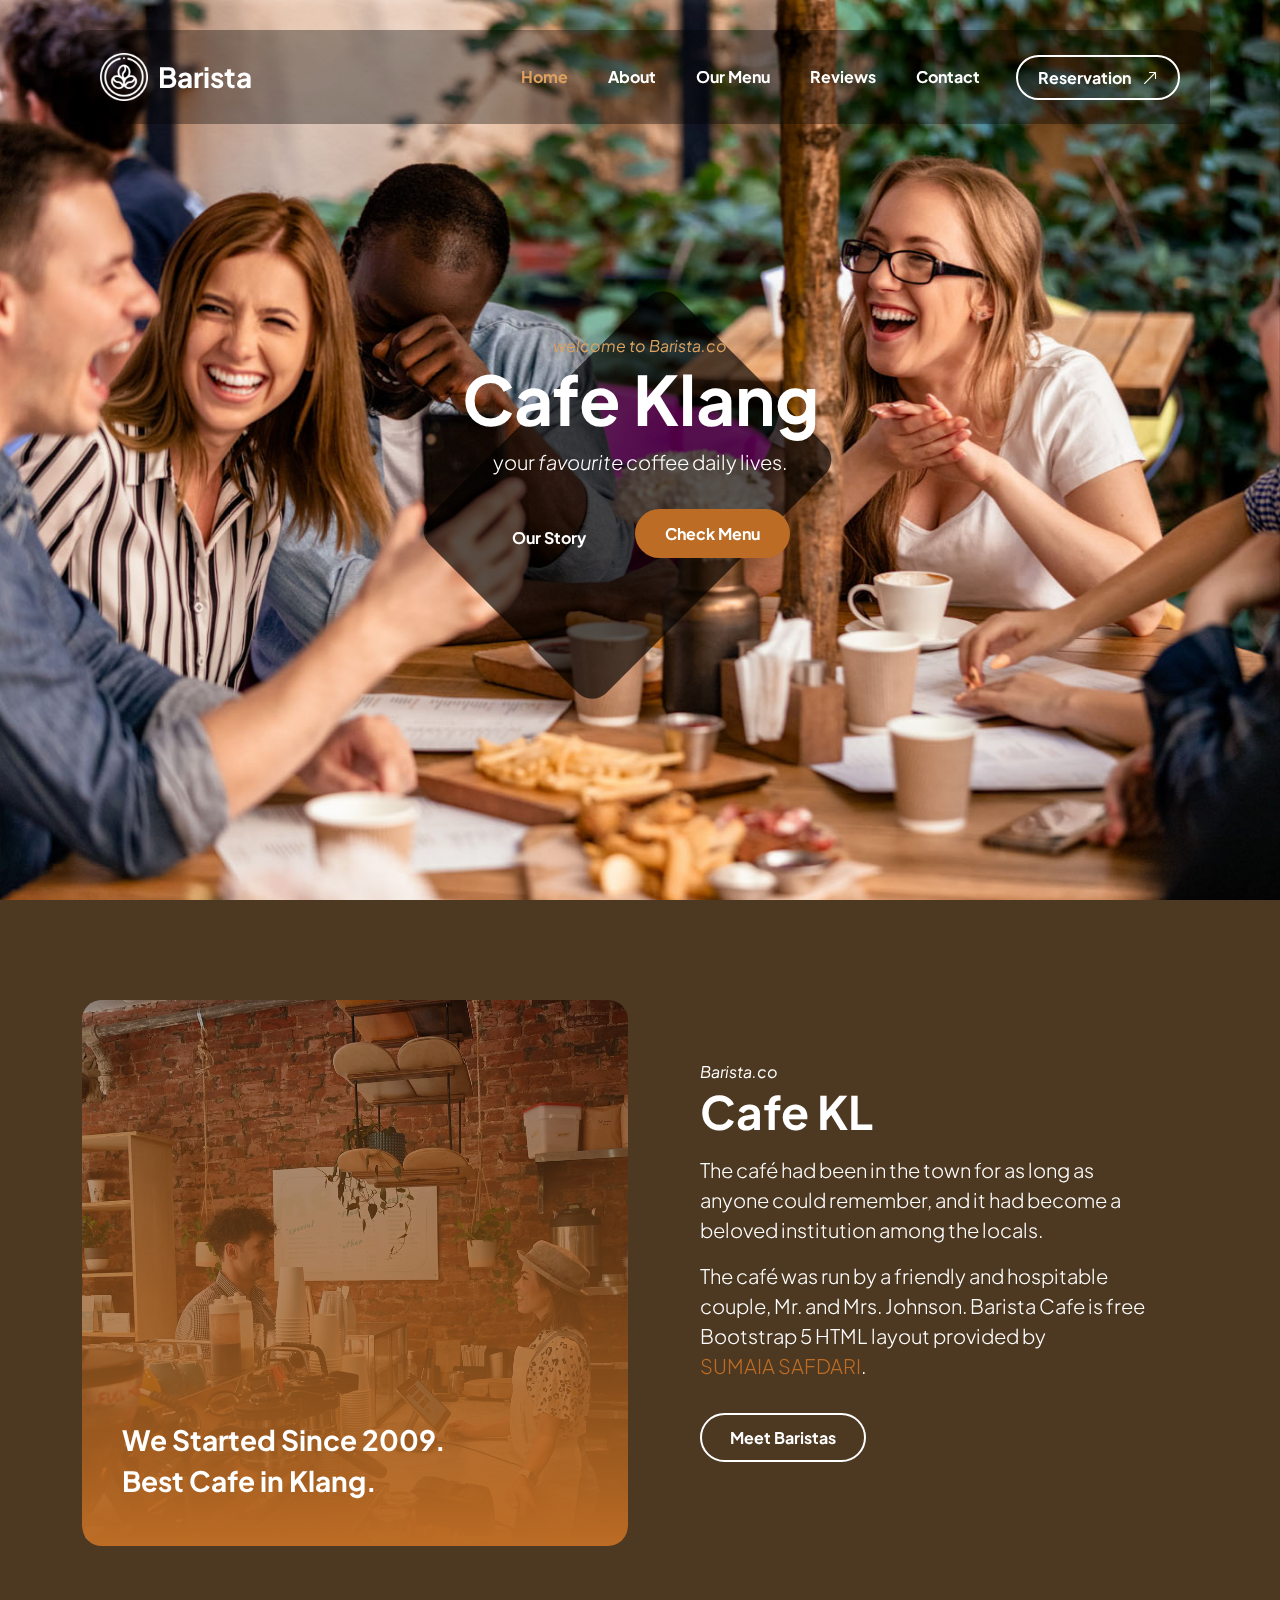
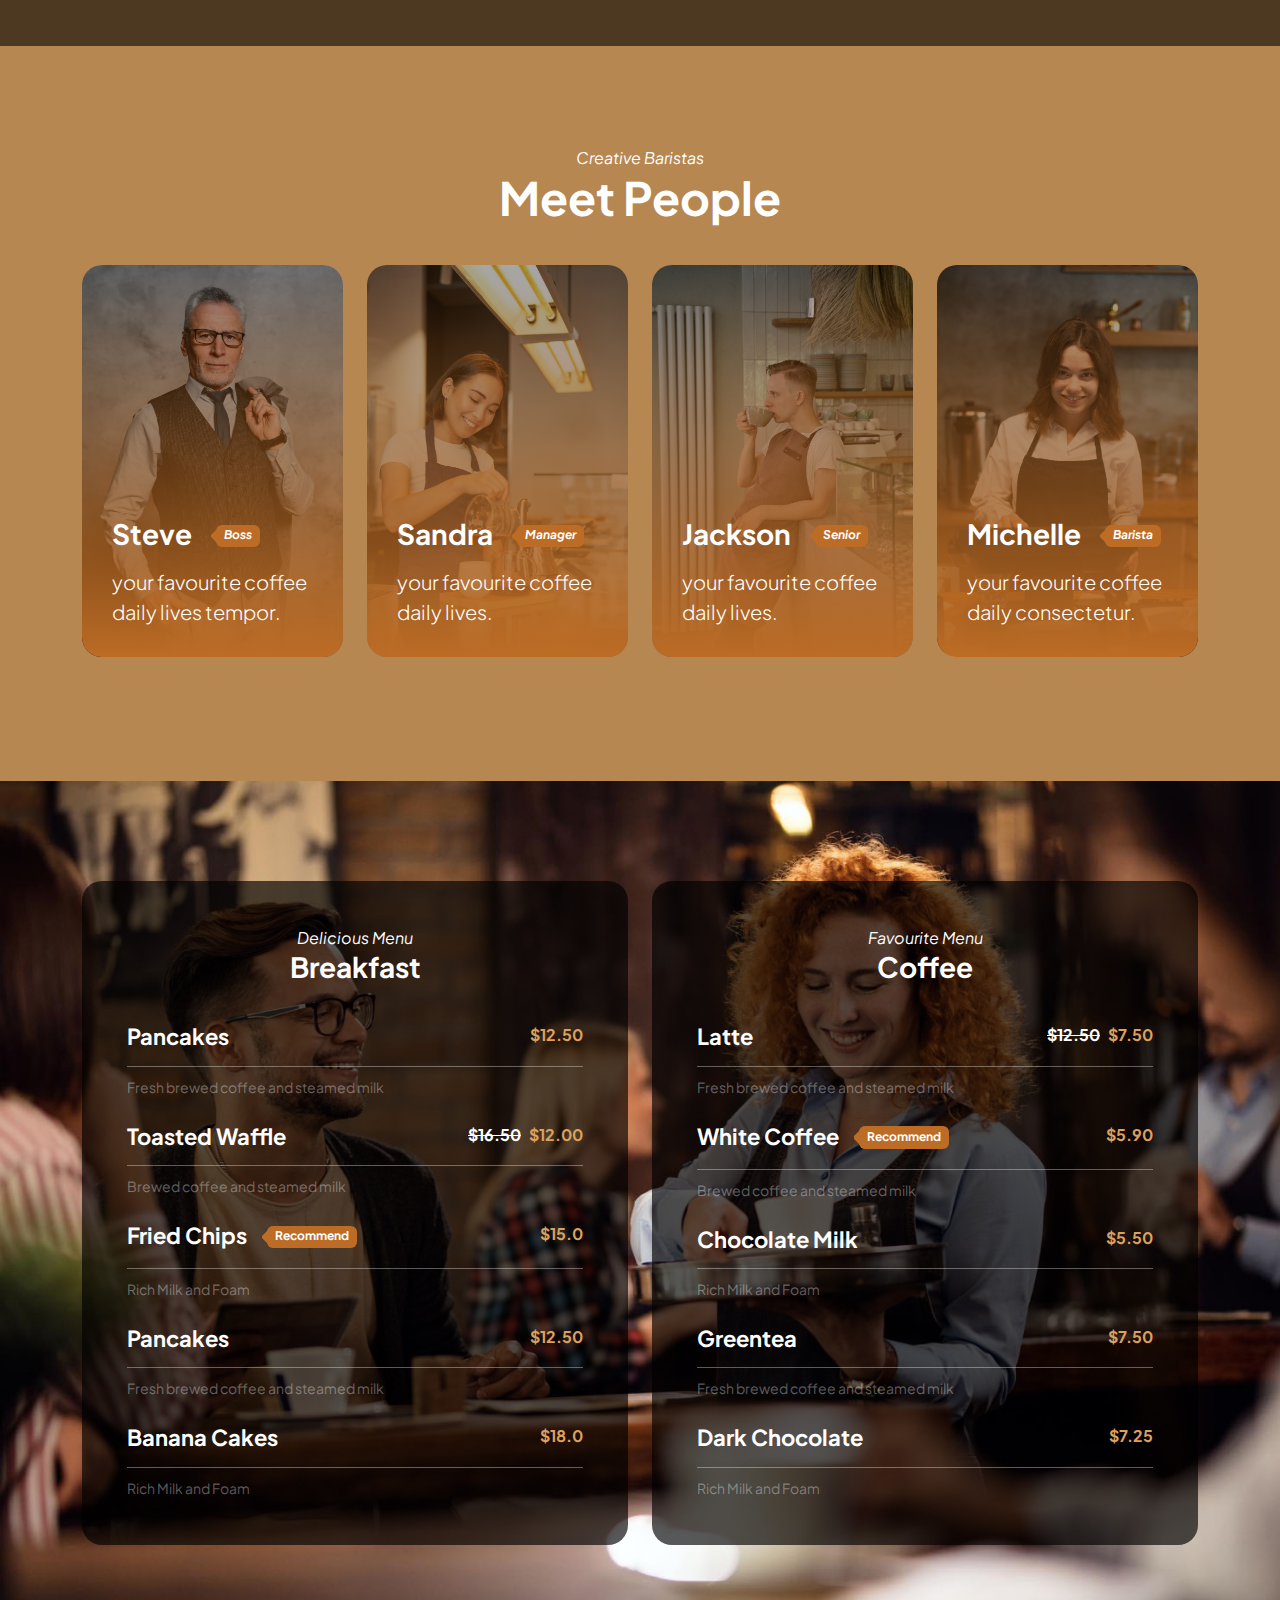
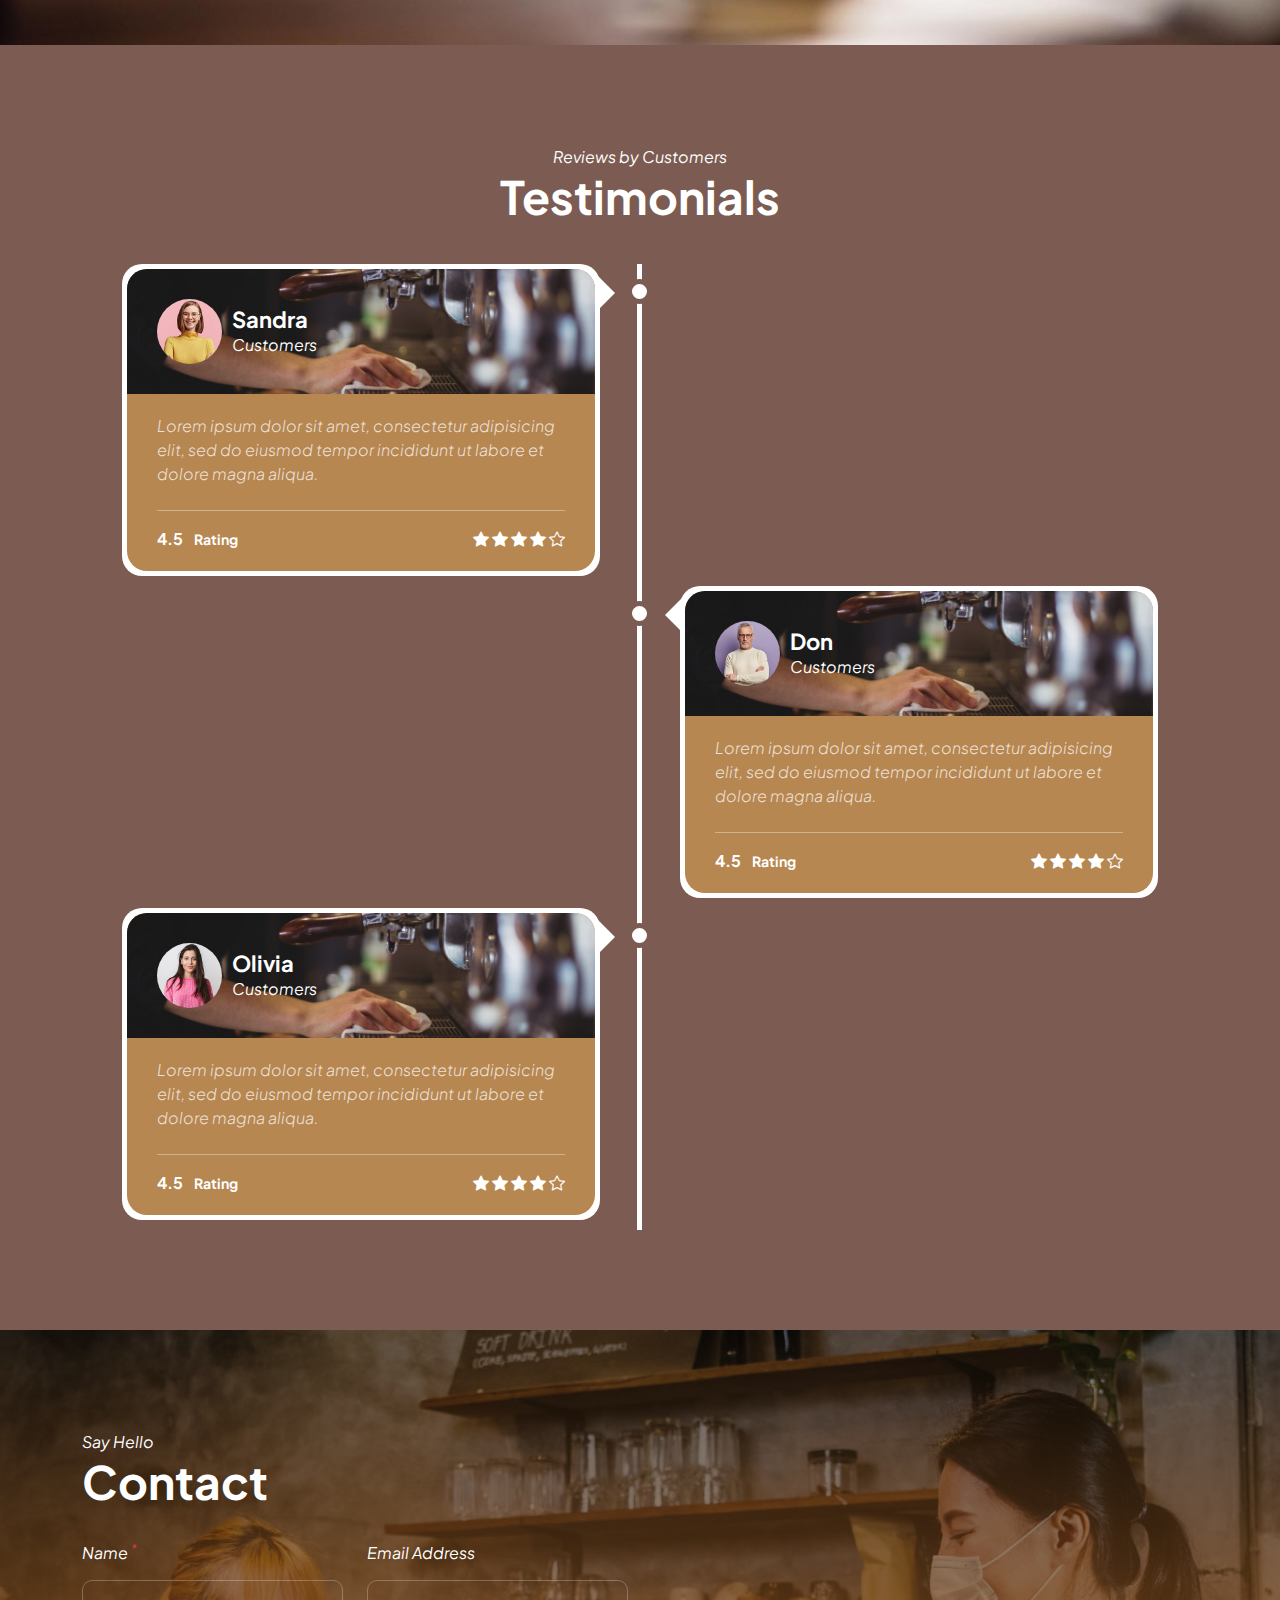
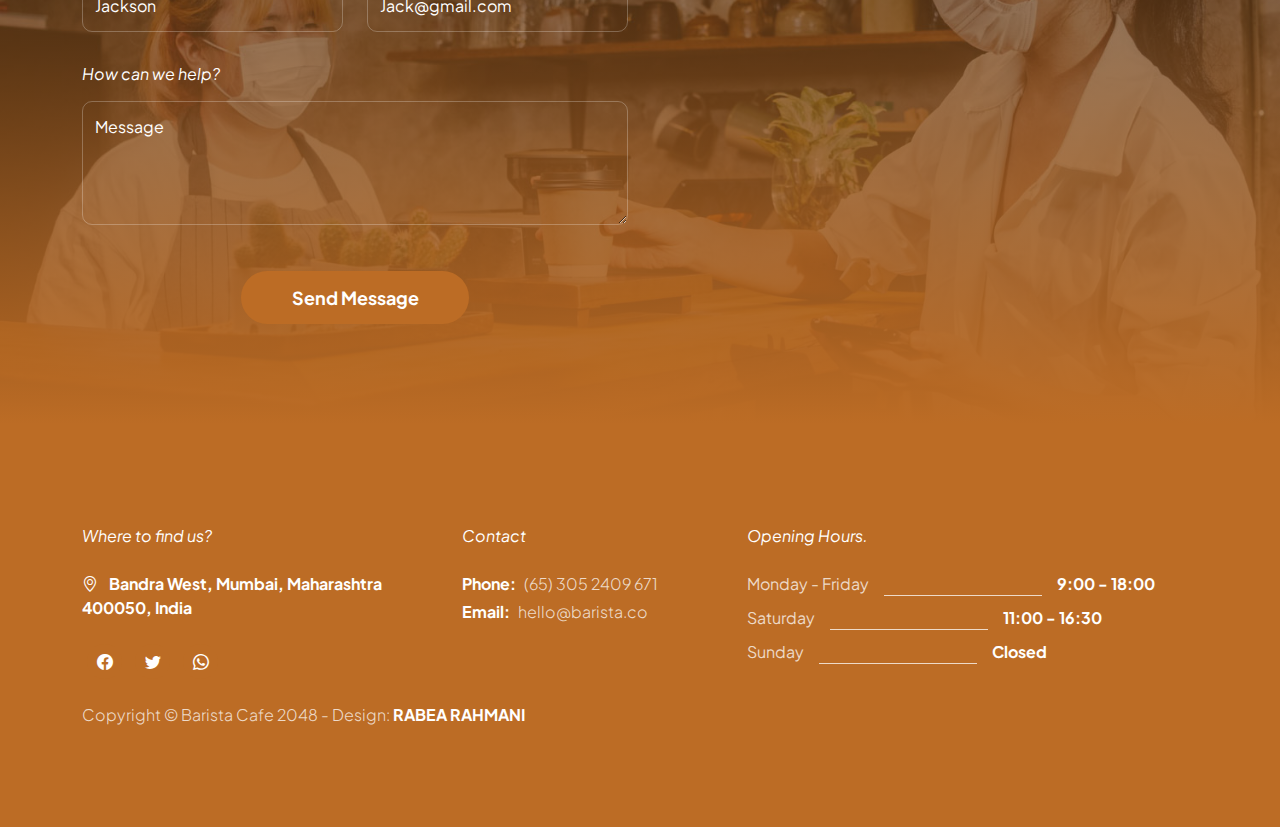
<file: index.html>
<!doctype html>
<html lang="en">
    <head>
        <meta charset="utf-8">
        <meta name="viewport" content="width=device-width, initial-scale=1">

        <meta name="description" content="">
        <meta name="author" content="">

        <title>Document</title>

        <!-- CSS FILES -->                
        <link rel="preconnect" href="https://fonts.googleapis.com">
        
        <link rel="preconnect" href="https://fonts.gstatic.com" crossorigin>

        <link href="https://fonts.googleapis.com/css2?family=Plus+Jakarta+Sans:ital,wght@0,200;0,400;0,600;0,700;1,200;1,700&display=swap" rel="stylesheet">
            
        <link href="css/bootstrap.min.css" rel="stylesheet">

        <link href="css/bootstrap-icons.css" rel="stylesheet">

        <link href="css/vegas.min.css" rel="stylesheet">

        <link href="css/tooplate-barista.css" rel="stylesheet">
        
<!--

Bootstrap 5 HTML CSS Template

-->
    </head>
    
    <body>
                
            <main>
                <nav class="navbar navbar-expand-lg">                
                    <div class="container">
                        <a class="navbar-brand d-flex align-items-center" href="index.html">
                            <img src="images/coffee-beans.png" class="navbar-brand-image img-fluid" alt="Barista Cafe Template">
                            Barista
                        </a>
        
                        <button class="navbar-toggler" type="button" data-bs-toggle="collapse" data-bs-target="#navbarNav" aria-controls="navbarNav" aria-expanded="false" aria-label="Toggle navigation">
                            <span class="navbar-toggler-icon"></span>
                        </button>
        
                        <div class="collapse navbar-collapse" id="navbarNav">
                            <ul class="navbar-nav ms-lg-auto">
                                <li class="nav-item">
                                    <a class="nav-link click-scroll" href="#section_1">Home</a>
                                </li>
        
                                <li class="nav-item">
                                    <a class="nav-link click-scroll" href="#section_2">About</a>
                                </li>

                                <li class="nav-item">
                                    <a class="nav-link click-scroll" href="#section_3">Our Menu</a>
                                </li>

                                <li class="nav-item">
                                    <a class="nav-link click-scroll" href="#section_4">Reviews</a>
                                </li>

                                <li class="nav-item">
                                    <a class="nav-link click-scroll" href="#section_5">Contact</a>
                                </li>
                            </ul>

                            <div class="ms-lg-3">
                                <a class="btn custom-btn custom-border-btn" href="reservation.html">
                                    Reservation
                                    <i class="bi-arrow-up-right ms-2"></i>
                                </a>
                            </div>
                        </div>
                    </div>
                </nav>


                <section class="hero-section d-flex justify-content-center align-items-center" id="section_1">

                    <div class="container">
                        <div class="row align-items-center">

                            <div class="col-lg-6 col-12 mx-auto">
                                <em class="small-text">welcome to Barista.co</em>
                                
                                <h1>Cafe Klang</h1>

                                <p class="text-white mb-4 pb-lg-2">
                                    your <em>favourite</em> coffee daily lives.
                                </p>

                                <a class="btn custom-btn custom-border-btn smoothscroll me-3" href="#section_2">
                                    Our Story
                                </a>

                                <a class="btn custom-btn smoothscroll me-2 mb-2" href="#section_3"><strong>Check Menu</strong></a>
                            </div>

                        </div>
                    </div>

                    <div class="hero-slides"></div>
                </section>


                <section class="about-section section-padding" id="section_2">
                    <div class="section-overlay"></div>
                    <div class="container">
                        <div class="row align-items-center">

                            <div class="col-lg-6 col-12">
                                <div class="ratio ratio-1x1">
                                    <video autoplay="" loop="" muted="" class="custom-video" poster="">
                                        <source src="videos/pexels-mike-jones-9046237.mp4" type="video/mp4">

                                        Your browser does not support the video tag.
                                    </video>

                                    <div class="about-video-info d-flex flex-column">
                                        <h4 class="mt-auto">We Started Since 2009.</h4>

                                        <h4>Best Cafe in Klang.</h4>
                                    </div>
                                </div>
                            </div>

                            <div class="col-lg-5 col-12 mt-4 mt-lg-0 mx-auto">
                                <em class="text-white">Barista.co</em>

                                <h2 class="text-white mb-3">Cafe KL</h2>

                                <p class="text-white">The café had been in the town for as long as anyone could remember, and it had become a beloved institution among the locals.</p>

                                <p class="text-white">The café was run by a friendly and hospitable couple, Mr. and Mrs. Johnson. Barista Cafe is free Bootstrap 5 HTML layout provided by <a rel="nofollow" href="https://www.tooplate.com" target="_blank">SUMAIA SAFDARI</a>.</p>

                                <a href="#barista-team" class="smoothscroll btn custom-btn custom-border-btn mt-3 mb-4">Meet Baristas</a>
                            </div>

                        </div>
                    </div>
                </section>


                <section class="barista-section section-padding section-bg" id="barista-team">
                    <div class="container">
                        <div class="row justify-content-center">

                            <div class="col-lg-12 col-12 text-center mb-4 pb-lg-2">
                                <em class="text-white">Creative Baristas</em>

                                <h2 class="text-white">Meet People</h2>
                            </div>

                            <div class="col-lg-3 col-md-6 col-12 mb-4">
                                <div class="team-block-wrap">
                                    <div class="team-block-info d-flex flex-column">
                                        <div class="d-flex mt-auto mb-3">
                                            <h4 class="text-white mb-0">Steve</h4>

                                            <p class="badge ms-4"><em>Boss</em></p>
                                        </div>

                                        <p class="text-white mb-0">your favourite coffee daily lives tempor.</p>
                                    </div>

                                    <div class="team-block-image-wrap">
                                        <img src="images/team/portrait-elegant-old-man-wearing-suit.jpg" class="team-block-image img-fluid" alt="">
                                    </div>
                                </div>
                            </div>

                            <div class="col-lg-3 col-md-6 col-12 mb-4">
                                <div class="team-block-wrap">
                                    <div class="team-block-info d-flex flex-column">
                                        <div class="d-flex mt-auto mb-3">
                                            <h4 class="text-white mb-0">Sandra</h4>

                                            <p class="badge ms-4"><em>Manager</em></p>
                                        </div>

                                        <p class="text-white mb-0">your favourite coffee daily lives.</p>
                                    </div>

                                    <div class="team-block-image-wrap">
                                        <img src="images/team/cute-korean-barista-girl-pouring-coffee-prepare-filter-batch-brew-pour-working-cafe.jpg" class="team-block-image img-fluid" alt="">
                                    </div>
                                </div>
                            </div>

                            <div class="col-lg-3 col-md-6 col-12 mb-4">
                                <div class="team-block-wrap">
                                    <div class="team-block-info d-flex flex-column">
                                        <div class="d-flex mt-auto mb-3">
                                            <h4 class="text-white mb-0">Jackson</h4>

                                            <p class="badge ms-4"><em>Senior</em></p>
                                        </div>

                                        <p class="text-white mb-0">your favourite coffee daily lives.</p>
                                    </div>

                                    <div class="team-block-image-wrap">
                                        <img src="images/team/small-business-owner-drinking-coffee.jpg" class="team-block-image img-fluid" alt="">
                                    </div>
                                </div>
                            </div>

                            <div class="col-lg-3 col-md-6 col-12">
                                <div class="team-block-wrap">
                                    <div class="team-block-info d-flex flex-column">
                                        <div class="d-flex mt-auto mb-3">
                                            <h4 class="text-white mb-0">Michelle</h4>

                                            <p class="badge ms-4"><em>Barista</em></p>
                                        </div>

                                        <p class="text-white mb-0">your favourite coffee daily consectetur.</p>
                                    </div>

                                    <div class="team-block-image-wrap">
                                        <img src="images/team/smiley-business-woman-working-cashier.jpg" class="team-block-image img-fluid" alt="">
                                    </div>
                                </div>
                            </div>

                        </div>
                    </div>
                </section>


                <section class="menu-section section-padding" id="section_3">
                    <div class="container">
                        <div class="row">

                            <div class="col-lg-6 col-12 mb-4 mb-lg-0">
                                <div class="menu-block-wrap">
                                    <div class="text-center mb-4 pb-lg-2">
                                        <em class="text-white">Delicious Menu</em>
                                        <h4 class="text-white">Breakfast</h4>
                                    </div>

                                    <div class="menu-block">
                                        <div class="d-flex">
                                            <h6>Pancakes</h6>
                                        
                                            <span class="underline"></span>

                                            <strong class="ms-auto">$12.50</strong>
                                        </div>

                                        <div class="border-top mt-2 pt-2">
                                            <small>Fresh brewed coffee and steamed milk</small>
                                        </div>
                                    </div>

                                    <div class="menu-block my-4">
                                        <div class="d-flex">
                                            <h6>
                                                Toasted Waffle
                                            </h6>
                                        
                                            <span class="underline"></span>

                                            <strong class="text-white ms-auto"><del>$16.50</del></strong>

                                            <strong class="ms-2">$12.00</strong>
                                        </div>

                                        <div class="border-top mt-2 pt-2">
                                            <small>Brewed coffee and steamed milk</small>
                                        </div>
                                    </div>

                                    <div class="menu-block">
                                        <div class="d-flex">
                                            <h6>Fried Chips
                                                <span class="badge ms-3">Recommend</span>
                                            </h6>
                                        
                                            <span class="underline"></span>

                                            <strong class="ms-auto">$15.0</strong>
                                        </div>

                                        <div class="border-top mt-2 pt-2">
                                            <small>Rich Milk and Foam</small>
                                        </div>
                                    </div>

                                    <div class="menu-block my-4">
                                        <div class="d-flex">
                                            <h6>Pancakes</h6>
                                        
                                            <span class="underline"></span>

                                            <strong class="ms-auto">$12.50</strong>
                                        </div>

                                        <div class="border-top mt-2 pt-2">
                                            <small>Fresh brewed coffee and steamed milk</small>
                                        </div>
                                    </div>

                                    <div class="menu-block">
                                        <div class="d-flex">
                                            <h6>Banana Cakes</h6>
                                        
                                            <span class="underline"></span>

                                            <strong class="ms-auto">$18.0</strong>
                                        </div>

                                        <div class="border-top mt-2 pt-2">
                                            <small>Rich Milk and Foam</small>
                                        </div>
                                    </div>
                                </div>
                            </div>

                            <div class="col-lg-6 col-12">
                                <div class="menu-block-wrap">
                                    <div class="text-center mb-4 pb-lg-2">
                                        <em class="text-white">Favourite Menu</em>
                                        <h4 class="text-white">Coffee</h4>
                                    </div>

                                    <div class="menu-block">
                                        <div class="d-flex">
                                            <h6>Latte</h6>
                                        
                                            <span class="underline"></span>

                                            <strong class="text-white ms-auto"><del>$12.50</del></strong>

                                            <strong class="ms-2">$7.50</strong>
                                        </div>

                                        <div class="border-top mt-2 pt-2">
                                            <small>Fresh brewed coffee and steamed milk</small>
                                        </div>
                                    </div>

                                    <div class="menu-block my-4">
                                        <div class="d-flex">
                                            <h6>
                                                White Coffee
                                                <span class="badge ms-3">Recommend</span>
                                            </h6>
                                        
                                            <span class="underline"></span>

                                            <strong class="ms-auto">$5.90</strong>
                                        </div>

                                        <div class="border-top mt-2 pt-2">
                                            <small>Brewed coffee and steamed milk</small>
                                        </div>
                                    </div>

                                    <div class="menu-block">
                                        <div class="d-flex">
                                            <h6>Chocolate Milk</h6>
                                        
                                            <span class="underline"></span>

                                            <strong class="ms-auto">$5.50</strong>
                                        </div>

                                        <div class="border-top mt-2 pt-2">
                                            <small>Rich Milk and Foam</small>
                                        </div>
                                    </div>

                                    <div class="menu-block my-4">
                                        <div class="d-flex">
                                            <h6>Greentea</h6>
                                        
                                            <span class="underline"></span>

                                            <strong class="ms-auto">$7.50</strong>
                                        </div>

                                        <div class="border-top mt-2 pt-2">
                                            <small>Fresh brewed coffee and steamed milk</small>
                                        </div>
                                    </div>

                                    <div class="menu-block">
                                        <div class="d-flex">
                                            <h6>Dark Chocolate</h6>
                                        
                                            <span class="underline"></span>

                                            <strong class="ms-auto">$7.25</strong>
                                        </div>

                                        <div class="border-top mt-2 pt-2">
                                            <small>Rich Milk and Foam</small>
                                        </div>
                                    </div>
                                </div>
                            </div>

                        </div>
                    </div>
                </section>


                <section class="reviews-section section-padding section-bg" id="section_4">
                    <div class="container">
                        <div class="row justify-content-center">

                            <div class="col-lg-12 col-12 text-center mb-4 pb-lg-2">
                                <em class="text-white">Reviews by Customers</em>

                                <h2 class="text-white">Testimonials</h2>
                            </div>

                            <div class="timeline">
                                <div class="timeline-container timeline-container-left">
                                    <div class="timeline-content">
                                        <div class="reviews-block">
                                            <div class="reviews-block-image-wrap d-flex align-items-center">
                                                <img src="images/reviews/young-woman-with-round-glasses-yellow-sweater.jpg" class="reviews-block-image img-fluid" alt="">

                                                <div class="">
                                                    <h6 class="text-white mb-0">Sandra</h6>
                                                    <em class="text-white"> Customers</em>
                                                </div>
                                            </div>

                                            <div class="reviews-block-info">
                                                <p>Lorem ipsum dolor sit amet, consectetur adipisicing elit, sed do eiusmod tempor incididunt ut labore et dolore magna aliqua.</p>

                                                <div class="d-flex border-top pt-3 mt-4">
                                                    <strong class="text-white">4.5 <small class="ms-2">Rating</small></strong>

                                                    <div class="reviews-group ms-auto">
                                                        <i class="bi-star-fill"></i>
                                                        <i class="bi-star-fill"></i>
                                                        <i class="bi-star-fill"></i>
                                                        <i class="bi-star-fill"></i>
                                                        <i class="bi-star"></i>
                                                    </div>
                                                </div>
                                            </div>
                                        </div>
                                    </div>
                                </div>

                                <div class="timeline-container timeline-container-right">
                                    <div class="timeline-content">
                                        <div class="reviews-block">
                                            <div class="reviews-block-image-wrap d-flex align-items-center">
                                                <img src="images/reviews/senior-man-white-sweater-eyeglasses.jpg" class="reviews-block-image img-fluid" alt="">

                                                <div class="">
                                                    <h6 class="text-white mb-0">Don</h6>
                                                    <em class="text-white"> Customers</em>
                                                </div>
                                            </div>

                                            <div class="reviews-block-info">
                                                <p>Lorem ipsum dolor sit amet, consectetur adipisicing elit, sed do eiusmod tempor incididunt ut labore et dolore magna aliqua.</p>

                                                <div class="d-flex border-top pt-3 mt-4">
                                                    <strong class="text-white">4.5 <small class="ms-2">Rating</small></strong>

                                                    <div class="reviews-group ms-auto">
                                                        <i class="bi-star-fill"></i>
                                                        <i class="bi-star-fill"></i>
                                                        <i class="bi-star-fill"></i>
                                                        <i class="bi-star-fill"></i>
                                                        <i class="bi-star"></i>
                                                    </div>
                                                </div>
                                            </div>
                                        </div>
                                    </div>
                                </div>

                                <div class="timeline-container timeline-container-left">
                                    <div class="timeline-content">
                                        <div class="reviews-block">
                                            <div class="reviews-block-image-wrap d-flex align-items-center">
                                                <img src="images/reviews/young-beautiful-woman-pink-warm-sweater-natural-look-smiling-portrait-isolated-long-hair.jpg" class="reviews-block-image img-fluid" alt="">

                                                <div class="">
                                                    <h6 class="text-white mb-0">Olivia</h6>
                                                    <em class="text-white"> Customers</em>
                                                </div>
                                            </div>

                                            <div class="reviews-block-info">
                                                <p>Lorem ipsum dolor sit amet, consectetur adipisicing elit, sed do eiusmod tempor incididunt ut labore et dolore magna aliqua.</p>

                                                <div class="d-flex border-top pt-3 mt-4">
                                                    <strong class="text-white">4.5 <small class="ms-2">Rating</small></strong>

                                                    <div class="reviews-group ms-auto">
                                                        <i class="bi-star-fill"></i>
                                                        <i class="bi-star-fill"></i>
                                                        <i class="bi-star-fill"></i>
                                                        <i class="bi-star-fill"></i>
                                                        <i class="bi-star"></i>
                                                    </div>
                                                </div>
                                            </div>
                                        </div>
                                    </div>
                                </div>
                            </div>

                        </div>
                    </div>
                </section>


                <section class="contact-section section-padding" id="section_5">
                    <div class="container">
                        <div class="row">   

                            <div class="col-lg-12 col-12">
                                <em class="text-white">Say Hello</em>
                                <h2 class="text-white mb-4 pb-lg-2">Contact</h2>
                            </div>

                            <div class="col-lg-6 col-12">
                                <form action="#" method="post" class="custom-form contact-form" role="form">

                                <div class="row">
                                    
                                    <div class="col-lg-6 col-12">
                                        <label for="name" class="form-label">Name <sup class="text-danger">*</sup></label>

                                        <input type="text" name="name" id="name" class="form-control" placeholder="Jackson" required="">
                                    </div>

                                    <div class="col-lg-6 col-12">
                                        <label for="email" class="form-label">Email Address</label>

                                        <input type="email" name="email" id="email" pattern="[^ @]*@[^ @]*" class="form-control" placeholder="Jack@gmail.com" required="">
                                    </div>

                                    <div class="col-12">
                                        <label for="message" class="form-label">How can we help?</label>

                                        <textarea name="message" rows="4" class="form-control" id="message" placeholder="Message" required=""></textarea>
                                        
                                    </div>
                                </div>

                                <div class="col-lg-5 col-12 mx-auto mt-3">
                                    <button type="submit" class="form-control">Send Message</button>
                                </div>
                            </form>
                            </div>

                            <div class="col-lg-6 col-12 mx-auto mt-5 mt-lg-0 ps-lg-5">
                                <iframe class="google-map" src="https://www.google.com/maps/embed?pb=!1m18!1m12!1m3!1d5039.668141741662!2d72.81814769288509!3d19.043340656729775!2m3!1f0!2f0!3f0!3m2!1i1024!2i768!4f13.1!3m3!1m2!1s0x3be7c994f34a7355%3A0x2680d63a6f7e33c2!2sLover%20Point!5e1!3m2!1sen!2sth!4v1692722771770!5m2!1sen!2sth" width="100%" height="300" style="border:0;" allowfullscreen="" loading="lazy" referrerpolicy="no-referrer-when-downgrade"></iframe>  
                            </div>

                        </div>
                    </div>
                </section>


                <footer class="site-footer">
                    <div class="container">
                        <div class="row">

                            <div class="col-lg-4 col-12 me-auto">
                                <em class="text-white d-block mb-4">Where to find us?</em>

                                <strong class="text-white">
                                    <i class="bi-geo-alt me-2"></i>
                                    Bandra West, Mumbai, Maharashtra 400050, India
                                </strong>

                                <ul class="social-icon mt-4">
                                    <li class="social-icon-item">
                                        <a href="#" class="social-icon-link bi-facebook">
                                        </a>
                                    </li>
        
                                    <li class="social-icon-item">
                                        <a href="https://x.com/minthu" target="_new" class="social-icon-link bi-twitter">
                                        </a>
                                    </li>

                                    <li class="social-icon-item">
                                        <a href="#" class="social-icon-link bi-whatsapp">
                                        </a>
                                    </li>
                                </ul>
                            </div>

                            <div class="col-lg-3 col-12 mt-4 mb-3 mt-lg-0 mb-lg-0">
                                <em class="text-white d-block mb-4">Contact</em>

                                <p class="d-flex mb-1">
                                    <strong class="me-2">Phone:</strong>
                                    <a href="tel: 305-240-9671" class="site-footer-link">
                                        (65) 
                                        305 2409 671
                                    </a>
                                </p>

                                <p class="d-flex">
                                    <strong class="me-2">Email:</strong>

                                    <a href="mailto:info@yourgmail.com" class="site-footer-link">
                                        hello@barista.co
                                    </a>
                                </p>
                            </div>


                            <div class="col-lg-5 col-12">
                                <em class="text-white d-block mb-4">Opening Hours.</em>

                                <ul class="opening-hours-list">
                                    <li class="d-flex">
                                        Monday - Friday
                                        <span class="underline"></span>

                                        <strong>9:00 - 18:00</strong>
                                    </li>

                                    <li class="d-flex">
                                        Saturday
                                        <span class="underline"></span>

                                        <strong>11:00 - 16:30</strong>
                                    </li>

                                    <li class="d-flex">
                                        Sunday
                                        <span class="underline"></span>

                                        <strong>Closed</strong>
                                    </li>
                                </ul>
                            </div>

                            <div class="col-lg-8 col-12 mt-4">
                                <p class="copyright-text mb-0">Copyright © Barista Cafe 2048 
                                    - Design: <a rel="sponsored" href="#" target="_blank"><strong>RABEA RAHMANI</strong> </a></p>
                            </div>
                    </div>
                </footer>
            </main>

        <!-- JAVASCRIPT FILES -->
        <script src="js/jquery.min.js"></script>
        <script src="js/bootstrap.min.js"></script>
        <script src="js/jquery.sticky.js"></script>
        <script src="js/click-scroll.js"></script>
        <script src="js/vegas.min.js"></script>
        <script src="js/custom.js"></script>

    </body>
</html>
</file>
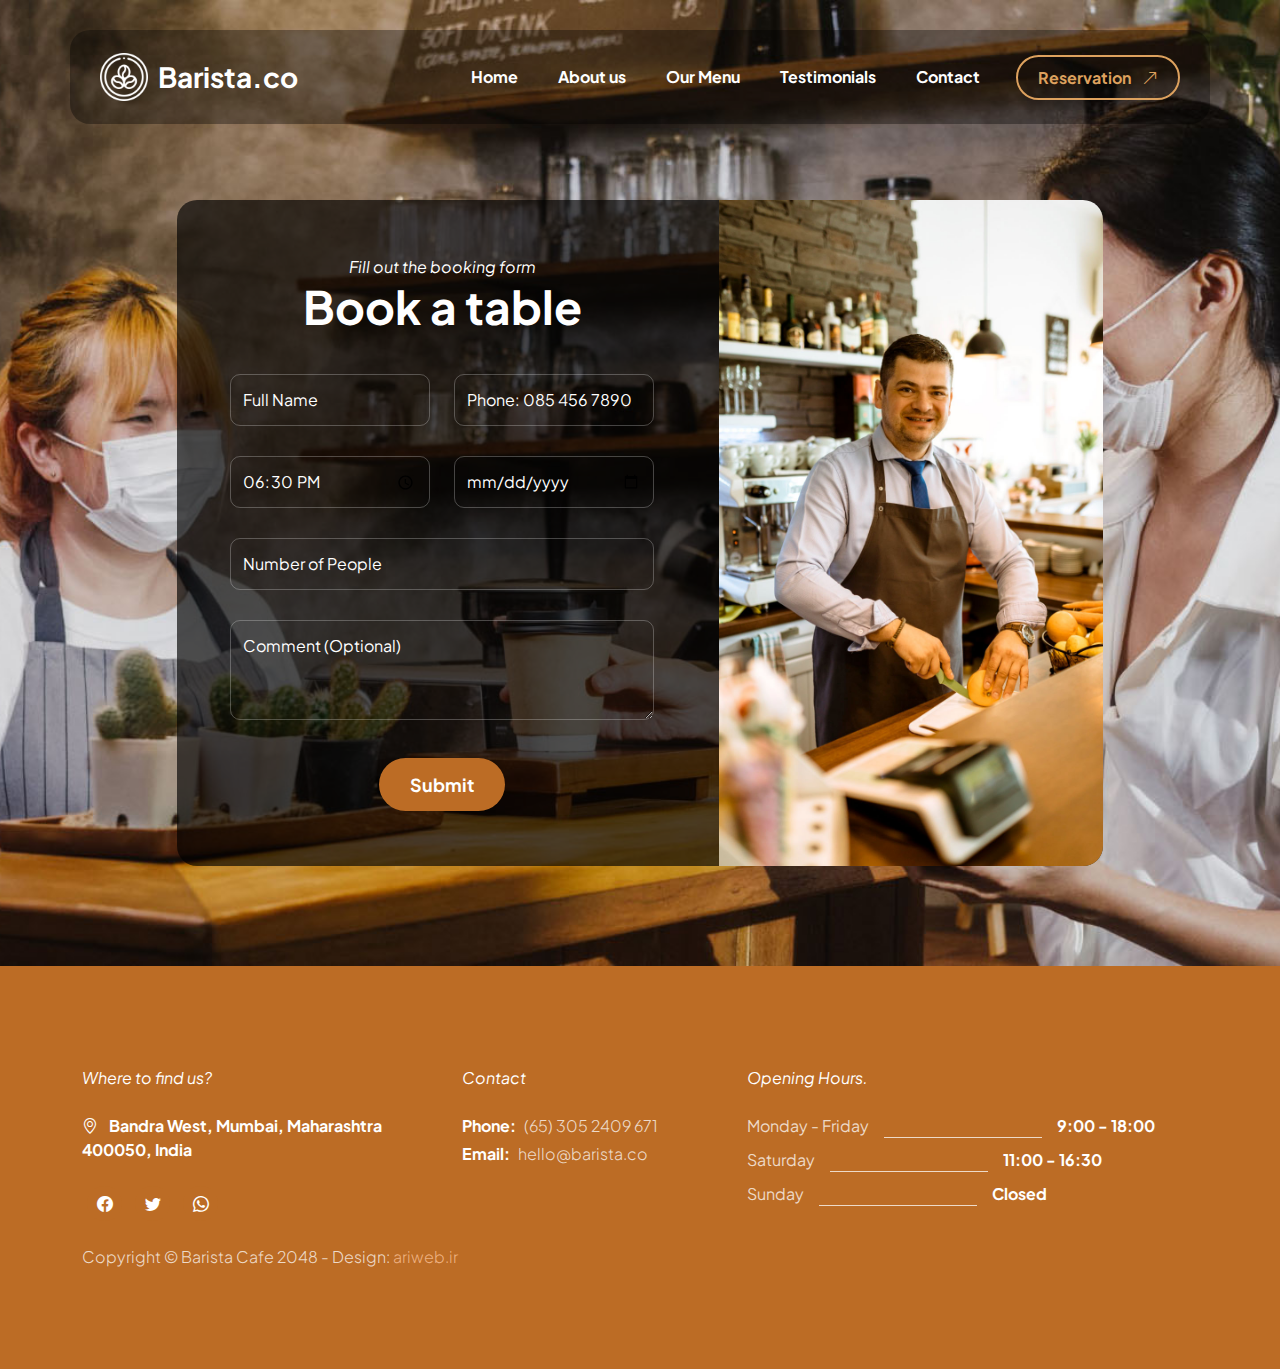
<file: reservation.html>
<!doctype html>
<html lang="en">
    <head>
        <meta charset="utf-8">
        <meta name="viewport" content="width=device-width, initial-scale=1">

        <meta name="description" content="">
        <meta name="author" content="">

        <title>Barista Cafe - HTML Reservation Form</title>

        <!-- CSS FILES -->                
        <link rel="preconnect" href="https://fonts.googleapis.com">
        
        <link rel="preconnect" href="https://fonts.gstatic.com" crossorigin>

        <link href="https://fonts.googleapis.com/css2?family=Plus+Jakarta+Sans:ital,wght@0,200;0,400;0,600;0,700;1,200;1,700&display=swap" rel="stylesheet">
            
        <link href="css/bootstrap.min.css" rel="stylesheet">

        <link href="css/bootstrap-icons.css" rel="stylesheet">

        <link href="css/vegas.min.css" rel="stylesheet">

        <link href="css/tooplate-barista.css" rel="stylesheet">
<!--



Bootstrap 5 HTML CSS Template

-->
    </head>
    
    <body class="reservation-page">
                
            <main>
                <nav class="navbar navbar-expand-lg">                
                    <div class="container">
                        <a class="navbar-brand d-flex align-items-center" href="index.html">
                            <img src="images/coffee-beans.png" class="navbar-brand-image img-fluid" alt="">
                            Barista.co
                        </a>
        
                        <button class="navbar-toggler" type="button" data-bs-toggle="collapse" data-bs-target="#navbarNav" aria-controls="navbarNav" aria-expanded="false" aria-label="Toggle navigation">
                            <span class="navbar-toggler-icon"></span>
                        </button>
        
                        <div class="collapse navbar-collapse" id="navbarNav">
                            <ul class="navbar-nav ms-lg-auto">
                                <li class="nav-item">
                                    <a class="nav-link" href="index.html#section_1">Home</a>
                                </li>
        
                                <li class="nav-item">
                                    <a class="nav-link" href="index.html#section_2">About us</a>
                                </li>

                                <li class="nav-item">
                                    <a class="nav-link" href="index.html#section_3">Our Menu</a>
                                </li>

                                <li class="nav-item">
                                    <a class="nav-link" href="index.html#section_4">Testimonials</a>
                                </li>

                                <li class="nav-item">
                                    <a class="nav-link" href="index.html#section_5">Contact</a>
                                </li>
                            </ul>

                            <div class="ms-lg-3">
                                <a class="btn custom-btn custom-border-btn" href="reservation.html">
                                    Reservation
                                    <i class="bi-arrow-up-right ms-2"></i>
                                </a>
                            </div>
                        </div>
                    </div>
                </nav>
                

                <section class="booking-section section-padding">
                <div class="container">
                    <div class="row">

                        <div class="col-lg-10 col-12 mx-auto">
                            <div class="booking-form-wrap">
                                <div class="row">
                                    <div class="col-lg-7 col-12 p-0">
                                        <form class="custom-form booking-form" action="#" method="post" role="form">
                                            <div class="text-center mb-4 pb-lg-2">
                                                <em class="text-white">Fill out the booking form</em>

                                                <h2 class="text-white">Book a table</h2>
                                            </div>

                                            <div class="booking-form-body">
                                                <div class="row">
                                                    <div class="col-lg-6 col-12">
                                                        <input type="text" name="booking-form-name" id="booking-form-name" class="form-control" placeholder="Full Name" required>
                                                    </div>

                                                    <div class="col-lg-6 col-12">
                                                        <input type="tel" class="form-control" name="booking-form-phone" placeholder="Phone: 085 456 7890" pattern="[0-9]{3}-[0-9]{3}-[0-9]{4}" required="">
                                                    </div>

                                                    <div class="col-lg-6 col-12">
                                                        <input class="form-control" type="time" name="booking-form-time" value="18:30">
                                                    </div>

                                                    <div class="col-lg-6 col-12">
                                                        <input type="date" name="booking-form-date" id="booking-form-date" class="form-control" placeholder="Date" required="">
                                                    </div>

                                                    <div class="col-lg-12 col-12">
                                                        <input type="number" name="booking-form-number" id="booking-form-number" class="form-control" placeholder="Number of People" required="">

                                                        <textarea name="booking-form-message" rows="3" class="form-control" id="booking-form-message" placeholder="Comment (Optional)"></textarea>
                                                    </div>

                                                    <div class="col-lg-4 col-md-10 col-8 mx-auto mt-2">
                                                        <button type="submit" class="form-control">Submit</button>
                                                    </div>
                                                </div>
                                            </div>
                                        </form>
                                    </div>

                                    <div class="col-lg-5 col-12 p-0">
                                        <div class="booking-form-image-wrap">
                                            
                                            <img src="images/barman-with-fruits.jpg" class="booking-form-image img-fluid" alt="">
                                        </div>

                                    </div>
                                </div>
                            </div>

                        </div>
                    </div>
                </section>


                <footer class="site-footer">
                    <div class="container">
                        <div class="row">

                            <div class="col-lg-4 col-12 me-auto">
                                <em class="text-white d-block mb-4">Where to find us?</em>

                                <strong class="text-white">
                                    <i class="bi-geo-alt me-2"></i>
                                    Bandra West, Mumbai, Maharashtra 400050, India
                                </strong>

                                <ul class="social-icon mt-4">
                                    <li class="social-icon-item">
                                        <a href="#" class="social-icon-link bi-facebook">
                                        </a>
                                    </li>
        
                                    <li class="social-icon-item">
                                        <a href="https://x.com/minthu" target="_new" class="social-icon-link bi-twitter">
                                        </a>
                                    </li>

                                    <li class="social-icon-item">
                                        <a href="#" class="social-icon-link bi-whatsapp">
                                        </a>
                                    </li>
                                </ul>
                            </div>

                            <div class="col-lg-3 col-12 mt-4 mb-3 mt-lg-0 mb-lg-0">
                                <em class="text-white d-block mb-4">Contact</em>

                                <p class="d-flex mb-1">
                                    <strong class="me-2">Phone:</strong>
                                    <a href="tel: 305-240-9671" class="site-footer-link">
                                        (65) 
                                        305 2409 671
                                    </a>
                                </p>

                                <p class="d-flex">
                                    <strong class="me-2">Email:</strong>

                                    <a href="mailto:info@yourgmail.com" class="site-footer-link">
                                        hello@barista.co
                                    </a>
                                </p>
                            </div>


                            <div class="col-lg-5 col-12">
                                <em class="text-white d-block mb-4">Opening Hours.</em>

                                <ul class="opening-hours-list">
                                    <li class="d-flex">
                                        Monday - Friday
                                        <span class="underline"></span>

                                        <strong>9:00 - 18:00</strong>
                                    </li>

                                    <li class="d-flex">
                                        Saturday
                                        <span class="underline"></span>

                                        <strong>11:00 - 16:30</strong>
                                    </li>

                                    <li class="d-flex">
                                        Sunday
                                        <span class="underline"></span>

                                        <strong>Closed</strong>
                                    </li>
                                </ul>
                            </div>

                            <div class="col-lg-8 col-12 mt-4">
                                <p class="copyright-text mb-0">Copyright © Barista Cafe 2048 
                                    - Design: <a rel="sponsored" href="" target="_blank">ariweb.ir</a></p>
                            </div>

                    </div>
                </footer>
            </main>


        <!-- JAVASCRIPT FILES -->
        <script src="js/jquery.min.js"></script>
        <script src="js/bootstrap.min.js"></script>
        <script src="js/jquery.sticky.js"></script>
        <script src="js/vegas.min.js"></script>
        <script src="js/custom.js"></script>

    </body>
</html>
</file>
<file: css/tooplate-barista.css>
/*



*/

/*---------------------------------------
  CUSTOM PROPERTIES ( VARIABLES )             
-----------------------------------------*/
:root {
  --white-color:                  #ffffff;
  --primary-color:                #BC6C25;
  --secondary-color:              #DDA15E;
  --section-bg-color:             #b78752;
  --custom-btn-bg-color:          #BC6C25;
  --custom-btn-bg-hover-color:    #DDA15E;
  --dark-color:                   #000000;
  --p-color:                      #717275;
  --border-color:                 #7fffd4;
  --link-hover-color:             #E76F51;

  --body-font-family:             'Plus Jakarta Sans', sans-serif;

  --h1-font-size:                 68px;
  --h2-font-size:                 46px;
  --h3-font-size:                 32px;
  --h4-font-size:                 28px;
  --h5-font-size:                 24px;
  --h6-font-size:                 22px;
  --p-font-size:                  20px;
  --btn-font-size:                16px;
  --form-btn-font-size:           18px;
  --menu-font-size:               16px;

  --border-radius-large:          100px;
  --border-radius-medium:         20px;
  --border-radius-small:          10px;

  --font-weight-thin:             200;
  --font-weight-light:            300;
  --font-weight-normal:           400;
  --font-weight-bold:             700;
}

body {
  background-color: var(--white-color);
  font-family: var(--body-font-family); 
}


/*---------------------------------------
  TYPOGRAPHY               
-----------------------------------------*/

h2,
h3,
h4,
h5,
h6 {
  color: var(--dark-color);
}

h1,
h2,
h3,
h4,
h5,
h6 {
  font-weight: var(--font-weight-bold);
}

h1 {
  font-size: var(--h1-font-size);
}

h2 {
  font-size: var(--h2-font-size);
}

h3 {
  font-size: var(--h3-font-size);
}

h4 {
  font-size: var(--h4-font-size);
}

h5 {
  font-size: var(--h5-font-size);
}

h6 {
  font-size: var(--h6-font-size);
}

p {
  color: var(--p-color);
  font-size: var(--p-font-size);
  font-weight: var(--font-weight-light);
}

ul li {
  color: var(--p-color);
  font-size: var(--p-font-size);
  font-weight: var(--font-weight-light);
}

a, 
button {
  touch-action: manipulation;
  transition: all 0.3s;
}

a {
  display: inline-block;
  color: var(--primary-color);
  text-decoration: none;
}

a:hover {
  color: var(--link-hover-color);
}

b,
strong {
  font-weight: var(--font-weight-bold);
}


/*---------------------------------------
  SECTION               
-----------------------------------------*/
.section-padding {
  padding-top: 100px;
  padding-bottom: 100px;
}

.section-bg {
  background-color: var(--section-bg-color);
}

.section-overlay {
  background-color: var(--dark-color);
  position: absolute;
  z-index: 9;
  top: 0;
  left: 0;
  pointer-events: none;
  width: 100%;
  height: 100%;
  opacity: 0.65;
}

.section-overlay + .container {
  position: relative;
  z-index: 22;
}

.back-top-icon {
  font-size: var(--h2-font-size);
}


/*---------------------------------------
  TIMELINE               
-----------------------------------------*/
.timeline {
  position: relative;
  max-width: 1200px;
  margin: 0 auto;
}

.timeline::after {
  content: '';
  position: absolute;
  width: 5px;
  background-color: var(--white-color);
  top: 0;
  bottom: 0;
  left: 50%;
  margin-left: -3px;
}

.timeline-container {
  padding: 10px 40px;
  padding-top: 0;
  position: relative;
  background-color: inherit;
  width: 50%;
}

.timeline-container::after {
  content: '';
  position: absolute;
  width: 25px;
  height: 25px;
  right: -12px;
  background-color: var(--white-color);
  border: 5px solid #7c5c52;
  top: 15px;
  border-radius: 50%;
  z-index: 1;
}

.timeline-container-left {
  left: 0;
}

.timeline-container-right {
  left: 50%;
}

.timeline-container-left::before {
  content: " ";
  height: 0;
  position: absolute;
  top: 9px;
  width: 0;
  z-index: 1;
  right: 25px;
  border: medium solid white;
  border-width: 20px 0 20px 20px;
  border-color: transparent transparent transparent white;
}

.timeline-container-right::before {
  content: " ";
  height: 0;
  position: absolute;
  top: 9px;
  width: 0;
  z-index: 1;
  left: 25px;
  border: medium solid white;
  border-width: 20px 20px 20px 0;
  border-color: transparent white transparent transparent;
}

.timeline-container-right::after {
  left: -13px;
}

.timeline-content {
  padding: 5px;
  background-color: var(--white-color);
  position: relative;
  border-radius: var(--border-radius-medium);
}

@media screen and (max-width: 991px) {
  .timeline::after {
    left: 31px;
  }

  .timeline-container {
    width: 100%;
    padding-left: 70px;
    padding-right: 25px;
  }

  .timeline-container::before {
    left: 58px;
    border: medium solid white;
    border-width: 20px 20px 20px 0;
    border-color: transparent white transparent transparent;
  }

  .timeline-container-left::after, .timeline-container-right::after {
    left: 6px;
  }

  .timeline-container-right {
    left: 0%;
  }
}


/*---------------------------------------
  CUSTOM BUTTON               
-----------------------------------------*/
.custom-btn {
  background: var(--custom-btn-bg-color);
  border: 2px solid transparent;
  border-radius: var(--border-radius-large);
  color: var(--white-color);
  font-size: var(--btn-font-size);
  font-weight: var(--font-weight-bold);
  line-height: normal;
  transition: all 0.3s;
  padding: 12px 28px;
}

.custom-btn:hover {
  background: var(--custom-btn-bg-hover-color);
  color: var(--white-color);
}

.custom-border-btn {
  background: transparent;
  border: 2px solid var(--white-color);
  color: var(--white-color);
}

.custom-border-btn:hover {
  background: var(--white-color);
  color: var(--secondary-color);
}

.custom-btn-bg-white {
  border-color: var(--white-color);
  color: var(--white-color);
}

.custom-btn-italic {
  font-style: italic;
}


/*---------------------------------------
  NAVIGATION BAR & OFFCANVAS              
-----------------------------------------*/
.sticky-wrapper {
  position: absolute;
  z-index: 999999;
  top: 0;
  right: 0;
  left: 0;
}

.sticky-wrapper.is-sticky .container {
  background: rgba(0, 0, 0, 0.65);
  border-radius: var(--border-radius-medium);
  padding: 15px 30px;
}

.navbar {
  background: transparent;
  z-index: 999999;
  padding-top: 30px;
  padding-bottom: 30px;
}

.navbar .container {
  background: rgba(0, 0, 0, 0.35);
  border-radius: var(--border-radius-medium);
  padding: 15px 30px;
}

.navbar-brand,
.navbar-brand:hover {
  font-size: var(--h4-font-size);
  font-weight: var(--font-weight-bold);
  display: block;
  color: var(--white-color);
}

.navbar .navbar-brand-image {
  filter: brightness(0) invert(1);
}

.navbar-brand-image {
  width: 48px;
  height: auto;
  margin-right: 10px;
}

.navbar .custom-btn {
  padding: 10px 20px;
}

.navbar-expand-lg .navbar-nav .nav-link {
  border-radius: var(--border-radius-large);
  margin: 10px;
  padding: 10px;
}

.navbar-nav .nav-link {
  display: inline-block;
  color: var(--white-color);
  font-size: var(--menu-font-size);
  font-weight: var(--font-weight-bold);
  padding-top: 15px;
  padding-bottom: 15px;
}

.navbar-nav .nav-link.active, 
.navbar-nav .nav-link:hover {
  color: var(--secondary-color);
}

.navbar .dropdown-menu {
  background: var(--white-color);
  box-shadow: 0 1rem 3rem rgba(0,0,0,.175);
  border: 0;
  display: inherit;
  opacity: 0;
  min-width: 9rem;
  margin-top: 20px;
  padding: 13px 0 10px 0;
  transition: all 0.3s;
  pointer-events: none;
}

.navbar .dropdown-menu::before {
  content: "";
  width: 0;
  height: 0;
  border-left: 20px solid transparent;
  border-right: 20px solid transparent;
  border-bottom: 15px solid var(--white-color);
  position: absolute;
  top: -10px;
  left: 10px;
}

.navbar .dropdown-item {
  display: inline-block;
  color: var(--p-color);
  font-size: var(--menu-font-size);
  font-weight: var(--font-weight-medium);
  position: relative;
}

.navbar .dropdown-item.active, 
.navbar .dropdown-item:active,
.navbar .dropdown-item:focus, 
.navbar .dropdown-item:hover {
  background: transparent;
  color: var(--link-hover-color);
}

.navbar .dropdown-toggle::after {
  content: "\f282";
  display: inline-block;
  font-family: bootstrap-icons !important;
  font-size: var(--menu-font-size);
  font-style: normal;
  font-weight: normal !important;
  font-variant: normal;
  text-transform: none;
  line-height: 1;
  vertical-align: -.125em;
  -webkit-font-smoothing: antialiased;
  -moz-osx-font-smoothing: grayscale;
  position: relative;
  left: 2px;
  border: 0;
}

@media screen and (min-width: 992px) {
  .navbar .dropdown:hover .dropdown-menu {
    opacity: 1;
    margin-top: 0;
    pointer-events: auto;
  }
}

.navbar-toggler {
  border: 0;
  padding: 0;
  cursor: pointer;
  margin: 0;
  width: 30px;
  height: 35px;
  outline: none;
}

.navbar-toggler:focus {
  outline: none;
  box-shadow: none;
}

.navbar-toggler[aria-expanded="true"] .navbar-toggler-icon {
  background: transparent;
}

.navbar-toggler[aria-expanded="true"] .navbar-toggler-icon:before,
.navbar-toggler[aria-expanded="true"] .navbar-toggler-icon:after {
  transition: top 300ms 50ms ease, -webkit-transform 300ms 350ms ease;
  transition: top 300ms 50ms ease, transform 300ms 350ms ease;
  transition: top 300ms 50ms ease, transform 300ms 350ms ease, -webkit-transform 300ms 350ms ease;
  top: 0;
}

.navbar-toggler[aria-expanded="true"] .navbar-toggler-icon:before {
  transform: rotate(45deg);
}

.navbar-toggler[aria-expanded="true"] .navbar-toggler-icon:after {
  transform: rotate(-45deg);
}

.navbar-toggler .navbar-toggler-icon {
  background: var(--white-color);
  transition: background 10ms 300ms ease;
  display: block;
  width: 30px;
  height: 2px;
  position: relative;
}

.navbar-toggler .navbar-toggler-icon:before,
.navbar-toggler .navbar-toggler-icon:after {
  transition: top 300ms 350ms ease, -webkit-transform 300ms 50ms ease;
  transition: top 300ms 350ms ease, transform 300ms 50ms ease;
  transition: top 300ms 350ms ease, transform 300ms 50ms ease, -webkit-transform 300ms 50ms ease;
  position: absolute;
  right: 0;
  left: 0;
  background: var(--white-color);
  width: 30px;
  height: 2px;
  content: '';
}

.navbar-toggler .navbar-toggler-icon::before {
  top: -8px;
}

.navbar-toggler .navbar-toggler-icon::after {
  top: 8px;
}


/*---------------------------------------
  HERO        
-----------------------------------------*/
.hero-section {
  background-color: var(--dark-color);
  position: relative;
  overflow: hidden;
  min-height: 620px;
  text-align: center;
}

.hero-section::after {
  background-color: rgba(0, 0, 0, 0.65);
  border-radius: var(--border-radius-medium);
  content: "";
  position: absolute;
  top: 55%;
  left: 50%;
  transform: translate(-55%, -50%) rotate(45deg);
  width: 250px;
  height: 350px;
  pointer-events: none;
}

@media screen and (min-width: 991px) {
  .hero-section {
    height: 100vh;
  }
}

.hero-section h1 {
  color: var(--white-color);
}

.small-text {
  color: var(--secondary-color);
}

.hero-section .custom-border-btn {
  border-color: transparent;
}

.hero-section .container {
  position: relative;
  z-index: 9;
}

.hero-slides {
  width: 100%;
  height: 100%;
  position: absolute !important;
}

.opening-hours-list {
  margin: 0;
  padding: 0;
}

.opening-hours-list li {
  color: rgba(255, 255, 255, 0.75);
  font-size: var(--btn-font-size);
  font-weight: var(--font-weight-normal);
  margin-bottom: 10px;
}

.opening-hours-list li .underline {
  background-color: rgba(255, 255, 255, 0.75);
  width: 35%;
  height: 1px;
  margin: auto 15px 0 15px;
}


/*---------------------------------------
  ABOUT              
-----------------------------------------*/
.about-section {
  background-color: var(--secondary-color);
  position: relative;
}

.about-section .ratio {
  border-radius: var(--border-radius-medium);
}

.custom-video {
  border-radius: var(--border-radius-medium);
  width: 100%;
  height: 100%;
  object-fit: cover;
}

.about-image-wrap {
  border-radius: var(--border-radius-medium);
  position: relative;
  overflow: hidden;
}

.about-video-info {
  background-image: linear-gradient(to bottom, rgba(0, 0, 0, 0.35), rgba(188, 108, 37, 1));
  border-radius: var(--border-radius-medium);
  bottom: 0;
  height: auto;
  padding: 40px;
}

.about-video-info h4 {
  color: var(--white-color);
}

.about-section h6 {
  color: var(--secondary-color);
}

.team-block-wrap {
  background-color: var(--secondary-color);
  border-radius: var(--border-radius-medium);
  position: relative;
  overflow: hidden;
  max-height: 450px;
  cursor: pointer;
}

.team-block-wrap:hover .team-block-image {
  transform: scale(1.2);
}

.team-block-image-wrap {
  width: 100%;
}

.team-block-image {
  display: block;
  object-fit: cover;
  width: 100%;
  height: 100%;
  transition: all 0.3s;
}

.team-block-info {
  background-image: linear-gradient(to bottom, rgba(0, 0, 0, 0.35), rgba(188, 108, 37, 1));
  position: absolute;
  z-index: 2;
  top: 0;
  right: 0;
  bottom: 0;
  left: 0;
  padding: 30px;
}

.team-block-info .badge {
  margin: auto;
  top: 2px;
  bottom: 0;
}


/*---------------------------------------
  OUR MENU              
-----------------------------------------*/
.menu-section {
  background-image: url('../images/happy-waitress-giving-coffee-customers-while-serving-them-coffee-shop.jpg');
  background-repeat: no-repeat;
  background-size: cover;
}

.menu-block-wrap {
  background: rgba(0, 0, 0, 0.65);
  border-radius: var(--border-radius-medium);
  padding: 45px;
}

.menu-block .border-top {
  border-top-color: rgba(255, 255, 255, 0.35) !important;
}

.menu-block h6 {
  color: var(--white-color);
}

.menu-block small {
  color: rgba(255, 255, 255, 0.35);
}

.menu-block strong {
  color: var(--secondary-color);
}

.menu-block-image {
  border-radius: 100%;
  width: 350px;
  height: 350px;
  object-fit: cover;
  display: block;
  margin: auto;
  cursor: pointer;
}

.badge {
  background-color: var(--primary-color);
  font-size: 12px;
  position: relative;
  bottom: 4px;
  padding-bottom: 6px;
}

.badge::before {
  content: "";
  position: absolute;
  top: 0;
  bottom: 0;
  left: -5px;
  border-top: 10px solid transparent;
  border-bottom: 10px solid transparent;
  border-right: 10px solid var(--primary-color);
}


/*---------------------------------------
  REVIEWS              
-----------------------------------------*/
.reviews-section {
  background-color: #7c5c52;
}

.reviews-block {
  background-color: var(--section-bg-color);
  border-radius: var(--border-radius-medium);
  position: relative;
  overflow: hidden;
}

.reviews-block .border-top {
  border-top-color: rgba(255, 255, 255, 0.35) !important;
}

.reviews-block-image-wrap {
  background-image: url('../images/mid-section-waitress-wiping-espresso-machine-with-napkin-cafa-c.jpg');
  background-repeat: no-repeat;
  background-size: cover;
  background-position: center;
  padding: 30px;
}

.reviews-block-image {
  border-radius: var(--border-radius-large);
  width: 65px;
  height: 65px;
  object-fit: cover;
  margin-right: 10px;
}

.reviews-block-info {
  padding: 20px 30px;
}

.reviews-block-info p {
  font-size: var(--btn-font-size);
  font-style: italic;
  color: rgba(255, 255, 255, 0.75);
}

.reviews-group i {
  color: var(--white-color);
}


/*---------------------------------------
  BOOKING SECTION              
-----------------------------------------*/
.booking-section {
  background-image: url('../images/young-female-barista-wear-face-mask-serving-take-away-hot-coffee-paper-cup-consumer-cafe.jpg');
  background-repeat: no-repeat;
  background-position: center;
  background-size: cover;
  position: relative;
}

.booking-form-wrap {
  background-color: rgba(0, 0, 0, 0.65);
  border-radius: var(--border-radius-medium);
  position: relative;
  overflow: hidden;
  margin-top: 100px;
}

.booking-form {
  padding: 55px 65px;
}

.booking-form-image-wrap {
  position: relative;
  height: 100%;
}

.booking-form-image {
  width: 100%;
  height: 100%;
  object-fit: cover;
}

.booking-form-text span {
  color: var(--white-color);
  font-size: var(--btn-font-size);
}

.reservation-page .custom-border-btn {
  border-color: var(--secondary-color);
  color: var(--secondary-color);
}

.reservation-page .custom-border-btn:hover {
  border-color: transparent;
}


/*---------------------------------------
  CONTACT               
-----------------------------------------*/
.contact-section {
  background-image: linear-gradient(to bottom, rgba(0, 0, 0, 0.45), rgba(188, 108, 37, 1)), url('../images/young-female-barista-wear-face-mask-serving-take-away-hot-coffee-paper-cup-consumer-cafe.jpg');
  background-repeat: no-repeat;
  background-position: center;
  background-size: cover;
}

.google-map {
  border-radius: var(--border-radius-medium);
  filter: grayscale(100);
}

.contact-block-wrap {
  background: var(--primary-color);
  border-radius: var(--border-radius-medium);
  padding: 0;
  min-height: 200px;
}

.contact-block {
  background: var(--secondary-color);
  border-radius: var(--border-radius-medium);
  transform: rotate(8deg);
  height: 100%;
  padding: 20px 40px;
}

.contact-block h6 {
  transform: rotate(-8deg);
}

.contact-block .custom-icon {
  background: var(--primary-color);
  border-radius: var(--border-radius-large);
  display: block;
  width: 50px;
  height: 50px;
  line-height: 50px;
  text-align: center;
  position: relative;
}

.contact-block strong {
  display: block;
  color: var(--white-color);
  text-transform: uppercase;
  margin-top: 20px;
  margin-bottom: 10px;
}


/*---------------------------------------
  CUSTOM FORM               
-----------------------------------------*/
.custom-form .form-control {
  color: var(--p-color);
  border-radius: var(--border-radius-small);
  margin-bottom: 30px;
  padding-top: 13px;
  padding-bottom: 13px;
  box-shadow: none;
  outline: none;
  transition: all 0.3s;
}

.custom-form .form-control:hover,
.custom-form .form-control:focus {
  background: var(--primary-color);
  border-color: transparent;
}

.custom-form .form-label {
  color: var(--white-color);
  font-style: italic;
  margin-bottom: 15px;
}

.custom-form button[type="submit"] {
  background: var(--custom-btn-bg-color);
  border: none;
  border-radius: var(--border-radius-large);
  color: var(--white-color);
  font-size: var(--form-btn-font-size);
  font-weight: var(--font-weight-bold);
  transition: all 0.3s;
  margin-bottom: 0;
}

.custom-form button[type="submit"]:hover,
.custom-form button[type="submit"]:focus {
  background: var(--white-color);
  border-color: transparent;
  color: var(--primary-color);
}

.contact-form .form-control,
.booking-form .form-control {
  background-color: transparent;
  border-color: rgba(255, 255, 255, 0.25);
}

.booking-form .form-control {
  color: var(--white-color);
}

.custom-form input::-webkit-input-placeholder,
.custom-form textarea::-webkit-input-placeholder {
   color: var(--white-color);
}

.booking-form input:-moz-placeholder,
.booking-form textarea:-moz-placeholder {
  color: var(--white-color);
}


/*---------------------------------------
  SITE FOOTER              
-----------------------------------------*/
.site-footer {
  background-color: var(--primary-color);
  padding-top: 100px;
  padding-bottom: 100px;
}

.site-footer strong {
  color: var(--white-color);
}

.site-footer p,
.site-footer-link {
  color: rgba(255, 255, 255, 0.75);
  font-size: var(--btn-font-size);
}

.site-footer-link {
  color: rgba(255, 255, 255, 0.75);
  font-size: var(--btn-font-size);
  transition: all 0.3s;
}

.site-footer-link:hover {
  color: rgba(255, 255, 255, 0.75);
  text-decoration: underline;
}

.copyright-text {
  color: rgba(255, 255, 255, 0.75);
  font-size: var(--menu-font-size);
}

.copyright-text a {
	color: rgba(255, 200, 160, 0.75);
}


/*---------------------------------------
  SOCIAL ICON               
-----------------------------------------*/
.social-icon {
  margin: 0;
  padding: 0;
}

.social-icon-item {
  list-style: none;
  display: inline-block;
  vertical-align: top;
}

.social-icon-link {
  background: var(--primary-color);
  border-radius: var(--border-radius-large);
  color: var(--white-color);
  font-size: var(--menu-font-size);
  display: block;
  margin: 0 5px;
  text-align: center;
  width: 35px;
  height: 35px;
  line-height: 35px;
  transition: background 0.2s, color 0.2s;
}

.social-icon-link:hover {
  background: var(--white-color);
  color: var(--primary-color);
}

.social-icon-link span {
  display: block;
}


/*---------------------------------------
  RESPONSIVE STYLES               
-----------------------------------------*/
@media screen and (max-width: 1200px) {
  h1 {
    font-size: 62px;
  }
}

@media screen and (max-width: 991px) {
  h1 {
    font-size: 54px;
  }

  h2 {
    font-size: 36px;
  }

  h3 {
    font-size: 32px;
  }

  h4 {
    font-size: 28px;
  }

  h5 {
    font-size: 20px;
  }

  h6 {
    font-size: 18px;
  }

  .section-padding {
    padding-top: 50px;
    padding-bottom: 50px;
  }

  .hero-section {
    padding-top: 148px;
    padding-bottom: 100px;
  }

  .navbar-brand,
  .navbar-brand:hover {
    font-size: var(--h5-font-size);
  }

  .navbar-expand-lg .navbar-nav {
    padding-bottom: 20px;
  }

  .navbar-expand-lg .navbar-nav .nav-link {
    padding: 0;
    margin-bottom: 0;
  }

  .navbar .custom-btn {
    margin-bottom: 10px;
  }

  .booking-form {
    padding: 45px;
  }

  .contact-section .container {
    width: auto;
    margin-right: 10px;
    margin-left: 10px;
    padding: 35px;
  }

  .site-footer {
    padding-top: 50px;
    padding-bottom: 50px;
  }
}

@media screen and (max-width: 767px) {
  .custom-btn {
    font-size: 14px;
    padding: 12px 20px;
  }

  .menu-block-wrap,
  .reviews-block-image-wrap,
  .reviews-block-info {
    padding: 20px;
  }
}


@media screen and (max-width: 578px) {
  .navbar .container,
  .sticky-wrapper.is-sticky .container {
    margin-right: 10px;
    margin-left: 10px;
  }
}


@media screen and (max-width: 480px) {
  h1 {
    font-size: 38px;
  }

  h2 {
    font-size: 28px;
  }

  h3 {
    font-size: 26px;
  }

  h4 {
    font-size: 22px;
  }

  h5 {
    font-size: 20px;
  }

  .hero-section::after {
    width: 200px;
    height: 200px;
  }

  .booking-form {
    padding: 35px;
  }

  .opening-hours-list li {
    font-size: 12px;
  }

  .reviews-block-image-wrap {
    flex-direction: column;
  }

  .reviews-block-image {
    margin-bottom: 15px;
  }

  .timeline-container {
    padding-left: 55px;
  }

  .timeline-container::before {
    left: 44px;
    border: medium solid white;
    border-width: 15px 15px 15px 0;
    border-color: transparent white transparent transparent;
  }

  .timeline-container-left::before,
  .timeline-container-right::before {
    top: 13px;
  }
}
</file>
<file: css/vegas.min.css>
.vegas-content-scrollable,.vegas-overlay,.vegas-slide,.vegas-slide-inner,.vegas-timer{position:absolute;top:0;left:0;bottom:0;right:0;overflow:hidden;border:none;padding:0;margin:0}.vegas-content-scrollable{position:relative;height:100%;overflow:auto}.vegas-overlay{opacity:.5;background:url(./overlays/02.png) center center}.vegas-timer{top:auto;bottom:0;height:2px}.vegas-timer-progress{width:0%;height:100%;background:#fff;transition:width ease-out}.vegas-timer-running .vegas-timer-progress{width:100%}.vegas-slide,.vegas-slide-inner{margin:0;padding:0;background:center center no-repeat;transform:translateZ(0);will-change:transform,opacity}body .vegas-container{overflow:hidden!important;position:relative}.vegas-video{min-width:100%;min-height:100%;width:auto;height:auto}body.vegas-container{overflow:auto;position:static;z-index:-2}body.vegas-container>.vegas-overlay,body.vegas-container>.vegas-slide,body.vegas-container>.vegas-timer{position:fixed;z-index:-1}.vegas-transition-blur,.vegas-transition-blur2{opacity:0;filter:blur(32px) brightness(1.01)}.vegas-transition-blur-in,.vegas-transition-blur2-in{opacity:1;filter:blur(0) brightness(1.01)}.vegas-transition-blur2-out{opacity:0}.vegas-transition-burn,.vegas-transition-burn2{opacity:0;filter:contrast(1000%) saturate(1000%)}.vegas-transition-burn-in,.vegas-transition-burn2-in{opacity:1;filter:contrast(100%) saturate(100%)}.vegas-transition-burn2-out{opacity:0;filter:contrast(1000%) saturate(1000%)}.vegas-transition-fade,.vegas-transition-fade2{opacity:0}.vegas-transition-fade-in,.vegas-transition-fade2-in{opacity:1}.vegas-transition-fade2-out{opacity:0}.vegas-transition-flash,.vegas-transition-flash2{opacity:0;filter:brightness(25)}.vegas-transition-flash-in,.vegas-transition-flash2-in{opacity:1;filter:brightness(1)}.vegas-transition-flash2-out{opacity:0;filter:brightness(25)}.vegas-transition-negative,.vegas-transition-negative2{opacity:0;filter:invert(100%)}.vegas-transition-negative-in,.vegas-transition-negative2-in{opacity:1;filter:invert(0)}.vegas-transition-negative2-out{opacity:0;filter:invert(100%)}.vegas-transition-slideDown,.vegas-transition-slideDown2{transform:translateY(-100%)}.vegas-transition-slideDown-in,.vegas-transition-slideDown2-in{transform:translateY(0)}.vegas-transition-slideDown2-out{transform:translateY(100%)}.vegas-transition-slideLeft,.vegas-transition-slideLeft2{transform:translateX(100%)}.vegas-transition-slideLeft-in,.vegas-transition-slideLeft2-in{transform:translateX(0)}.vegas-transition-slideLeft2-out,.vegas-transition-slideRight,.vegas-transition-slideRight2{transform:translateX(-100%)}.vegas-transition-slideRight-in,.vegas-transition-slideRight2-in{transform:translateX(0)}.vegas-transition-slideRight2-out{transform:translateX(100%)}.vegas-transition-slideUp,.vegas-transition-slideUp2{transform:translateY(100%)}.vegas-transition-slideUp-in,.vegas-transition-slideUp2-in{transform:translateY(0)}.vegas-transition-slideUp2-out{transform:translateY(-100%)}.vegas-transition-swirlLeft,.vegas-transition-swirlLeft2{transform:scale(2) rotate(35deg);opacity:0}.vegas-transition-swirlLeft-in,.vegas-transition-swirlLeft2-in{transform:scale(1) rotate(0);opacity:1}.vegas-transition-swirlLeft2-out,.vegas-transition-swirlRight,.vegas-transition-swirlRight2{transform:scale(2) rotate(-35deg);opacity:0}.vegas-transition-swirlRight-in,.vegas-transition-swirlRight2-in{transform:scale(1) rotate(0);opacity:1}.vegas-transition-swirlRight2-out{transform:scale(2) rotate(35deg);opacity:0}.vegas-transition-zoomIn,.vegas-transition-zoomIn2{transform:scale(0);opacity:0}.vegas-transition-zoomIn-in,.vegas-transition-zoomIn2-in{transform:scale(1);opacity:1}.vegas-transition-zoomIn2-out,.vegas-transition-zoomOut,.vegas-transition-zoomOut2{transform:scale(2);opacity:0}.vegas-transition-zoomOut-in,.vegas-transition-zoomOut2-in{transform:scale(1);opacity:1}.vegas-transition-zoomOut2-out{transform:scale(0);opacity:0}.vegas-animation-kenburns{-webkit-animation:kenburns ease-out;animation:kenburns ease-out}@-webkit-keyframes kenburns{0%{transform:scale(1.5)}100%{transform:scale(1)}}@keyframes kenburns{0%{transform:scale(1.5)}100%{transform:scale(1)}}.vegas-animation-kenburnsDownLeft{-webkit-animation:kenburnsDownLeft ease-out;animation:kenburnsDownLeft ease-out}@-webkit-keyframes kenburnsDownLeft{0%{transform:scale(1.5) translate(10%,-10%)}100%{transform:scale(1) translate(0,0)}}@keyframes kenburnsDownLeft{0%{transform:scale(1.5) translate(10%,-10%)}100%{transform:scale(1) translate(0,0)}}.vegas-animation-kenburnsDownRight{-webkit-animation:kenburnsDownRight ease-out;animation:kenburnsDownRight ease-out}@-webkit-keyframes kenburnsDownRight{0%{transform:scale(1.5) translate(-10%,-10%)}100%{transform:scale(1) translate(0,0)}}@keyframes kenburnsDownRight{0%{transform:scale(1.5) translate(-10%,-10%)}100%{transform:scale(1) translate(0,0)}}.vegas-animation-kenburnsDown{-webkit-animation:kenburnsDown ease-out;animation:kenburnsDown ease-out}@-webkit-keyframes kenburnsDown{0%{transform:scale(1.5) translate(0,-10%)}100%{transform:scale(1) translate(0,0)}}@keyframes kenburnsDown{0%{transform:scale(1.5) translate(0,-10%)}100%{transform:scale(1) translate(0,0)}}.vegas-animation-kenburnsLeft{-webkit-animation:kenburnsLeft ease-out;animation:kenburnsLeft ease-out}@-webkit-keyframes kenburnsLeft{0%{transform:scale(1.5) translate(10%,0)}100%{transform:scale(1) translate(0,0)}}@keyframes kenburnsLeft{0%{transform:scale(1.5) translate(10%,0)}100%{transform:scale(1) translate(0,0)}}.vegas-animation-kenburnsRight{-webkit-animation:kenburnsRight ease-out;animation:kenburnsRight ease-out}@-webkit-keyframes kenburnsRight{0%{transform:scale(1.5) translate(-10%,0)}100%{transform:scale(1) translate(0,0)}}@keyframes kenburnsRight{0%{transform:scale(1.5) translate(-10%,0)}100%{transform:scale(1) translate(0,0)}}.vegas-animation-kenburnsUpLeft{-webkit-animation:kenburnsUpLeft ease-out;animation:kenburnsUpLeft ease-out}@-webkit-keyframes kenburnsUpLeft{0%{transform:scale(1.5) translate(10%,10%)}100%{transform:scale(1) translate(0,0)}}@keyframes kenburnsUpLeft{0%{transform:scale(1.5) translate(10%,10%)}100%{transform:scale(1) translate(0,0)}}.vegas-animation-kenburnsUpRight{-webkit-animation:kenburnsUpRight ease-out;animation:kenburnsUpRight ease-out}@-webkit-keyframes kenburnsUpRight{0%{transform:scale(1.5) translate(-10%,10%)}100%{transform:scale(1) translate(0,0)}}@keyframes kenburnsUpRight{0%{transform:scale(1.5) translate(-10%,10%)}100%{transform:scale(1) translate(0,0)}}.vegas-animation-kenburnsUp{-webkit-animation:kenburnsUp ease-out;animation:kenburnsUp ease-out}@-webkit-keyframes kenburnsUp{0%{transform:scale(1.5) translate(0,10%)}100%{transform:scale(1) translate(0,0)}}@keyframes kenburnsUp{0%{transform:scale(1.5) translate(0,10%)}100%{transform:scale(1) translate(0,0)}}
/*# sourceMappingURL=vegas.min.css.map */
</file>
